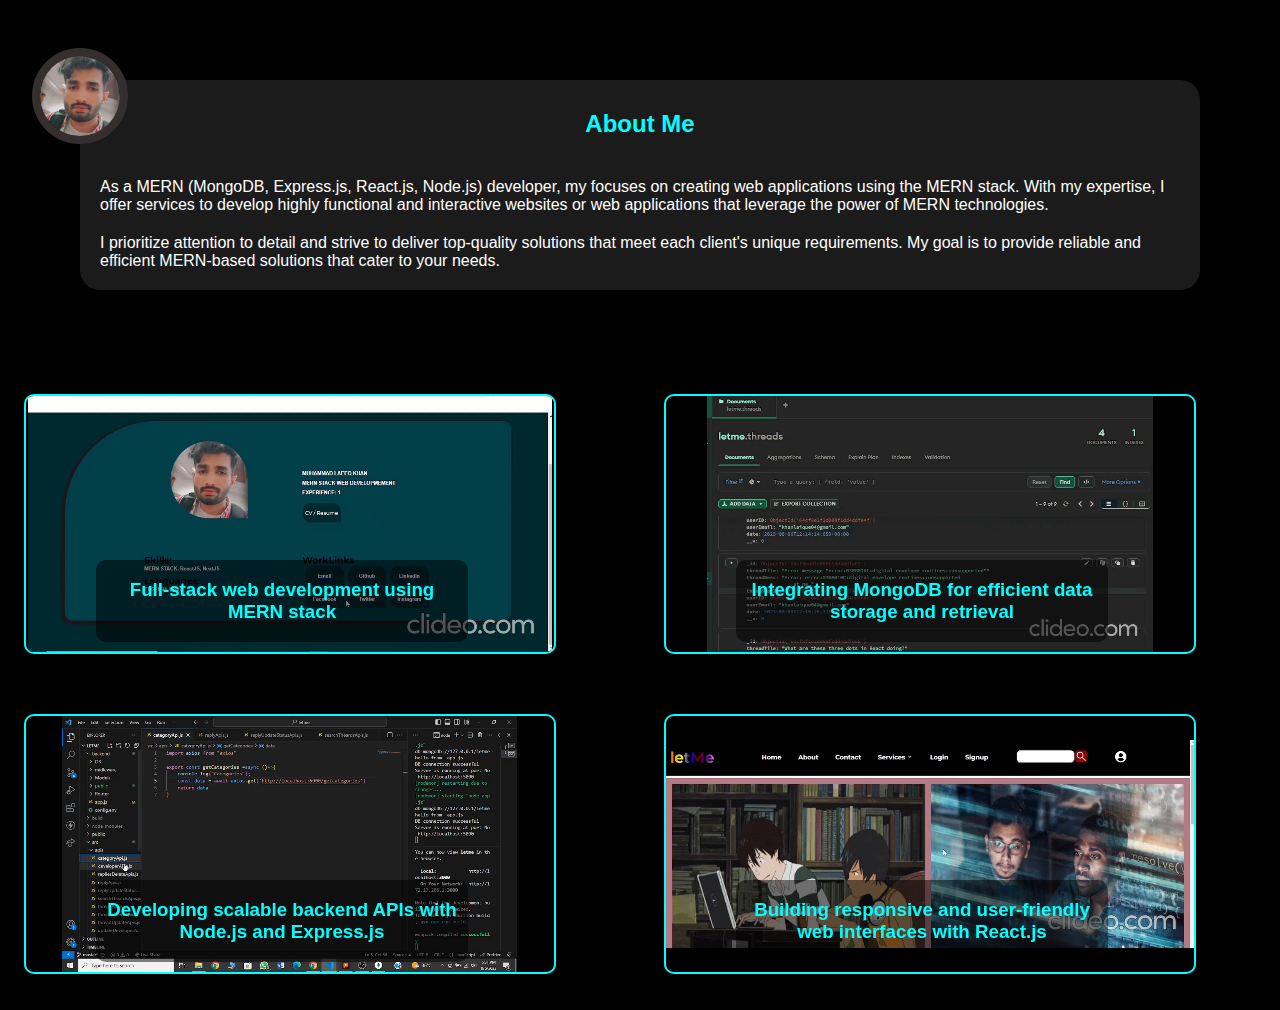
<file: AboutMe.html>
<!-- <!DOCTYPE html>
<html lang="en">
<head>
    <meta charset="UTF-8">
    <meta name="viewport" content="width=device-width, initial-scale=1.0">
    <link rel="stylesheet" href="styles.css">
    <title>About Me</title>
</head>
<body>
    <main class="AboutMe">
        <div class="aboutMeInner">
            <img src="laeeq.jpeg" alt="img not found" />
            <h2>About Me</h2>
        
        <div class="desc">
           <p> As a MERN (MongoDB, Express.js, React.js, Node.js) developer, my gig focuses on creating web applications using the MERN stack. With my expertise, I offer services to develop highly functional and interactive websites or web applications that leverage the power of MERN technologies.</p>

            <ul>
           <li> Full-stack web development using MERN stack</li>
            <li>Building responsive and user-friendly web interfaces with React.js</li>
           <li> Developing scalable backend APIs with Node.js and Express.js</li>
            <li>Integrating MongoDB for efficient data storage and retrieval</li>
            <li>Implementing authentication and user management systems</li>
        </ul>
            
           <p> I prioritize attention to detail and strive to deliver top-quality solutions that meet each client's unique requirements. My goal is to provide reliable and efficient MERN-based solutions that cater to your needs.</p>
        </div>
    </div>
    </main>
</body>
</html> -->

<!DOCTYPE html>
<html>
  <head>
    <link rel="stylesheet" href="styles.css" />
    <title>Video Player</title>
  </head>
  <body class="aboutBody">
    <main class="AboutMe">
      <div class="aboutMeInner">
        <img src="laeeq.jpeg" alt="img not found" />
        <h2 style="color: aqua">About Me</h2>

        <div class="desc">
          <p>
            As a MERN (MongoDB, Express.js, React.js, Node.js) developer, my
            focuses on creating web applications using the MERN stack. With my
            expertise, I offer services to develop highly functional and
            interactive websites or web applications that leverage the power of
            MERN technologies.
          </p>

          <!-- <ul>
       <li> Full-stack web development using MERN stack</li>
        <li>Building responsive and user-friendly web interfaces with React.js</li>
       <li> Developing scalable backend APIs with Node.js and Express.js</li>
        <li>Integrating MongoDB for efficient data storage and retrieval</li>
        <li>Implementing authentication and user management systems</li>
    </ul> -->

          <p>
            I prioritize attention to detail and strive to deliver top-quality
            solutions that meet each client's unique requirements. My goal is to
            provide reliable and efficient MERN-based solutions that cater to
            your needs.
          </p>
        </div>
      </div>
    </main>

    <main class="aboutMain">
      <!-- <h1>AboutMe</h1> -->
      <div class="aboutCard">
        <div class="content-overlay">
          <!-- Your content goes here -->
          <h3>Full-stack web development using MERN stack</h3>
        </div>

        <video class="video" autoplay loop muted width="640" height="360">
          <source src="fullstack.mp4" type="video/mp4" />
          Your browser does not support the video tag.
        </video>
      </div>

      <div class="aboutCard">
        <div class="content-overlay">
          <!-- Your content goes here -->
          <h3>Integrating MongoDB for efficient data storage and retrieval</h3>
        </div>
        <video class="video" autoplay loop muted width="640" height="360">
          <source src="database.mp4" type="video/mp4" />
          Your browser does not support the video tag.
        </video>
        <!-- <p>kkkkkkkkkkkkkkkkk</p> -->
      </div>
      <div class="aboutCard">
        <div class="content-overlay">
          <!-- Your content goes here -->
          <h3>Developing scalable backend APIs with Node.js and Express.js</h3>
        </div>
        <video class="video" autoplay loop muted width="640" height="360">
          <source src="apis .mp4" type="video/mp4" />
          Your browser does not support the video tag.
        </video>
      </div>
      <div class="aboutCard">
        <div class="content-overlay">
          <!-- Your content goes here -->
          <h3>Building responsive and user-friendly web interfaces with React.js</h3>
        </div>
        <video class="video" autoplay loop muted width="640" height="360">
          <source src="responsive.mp4" type="video/mp4" />
          Your browser does not support the video tag.
        </video>
      </div>
    </main>
  </body>
</html>
</file>
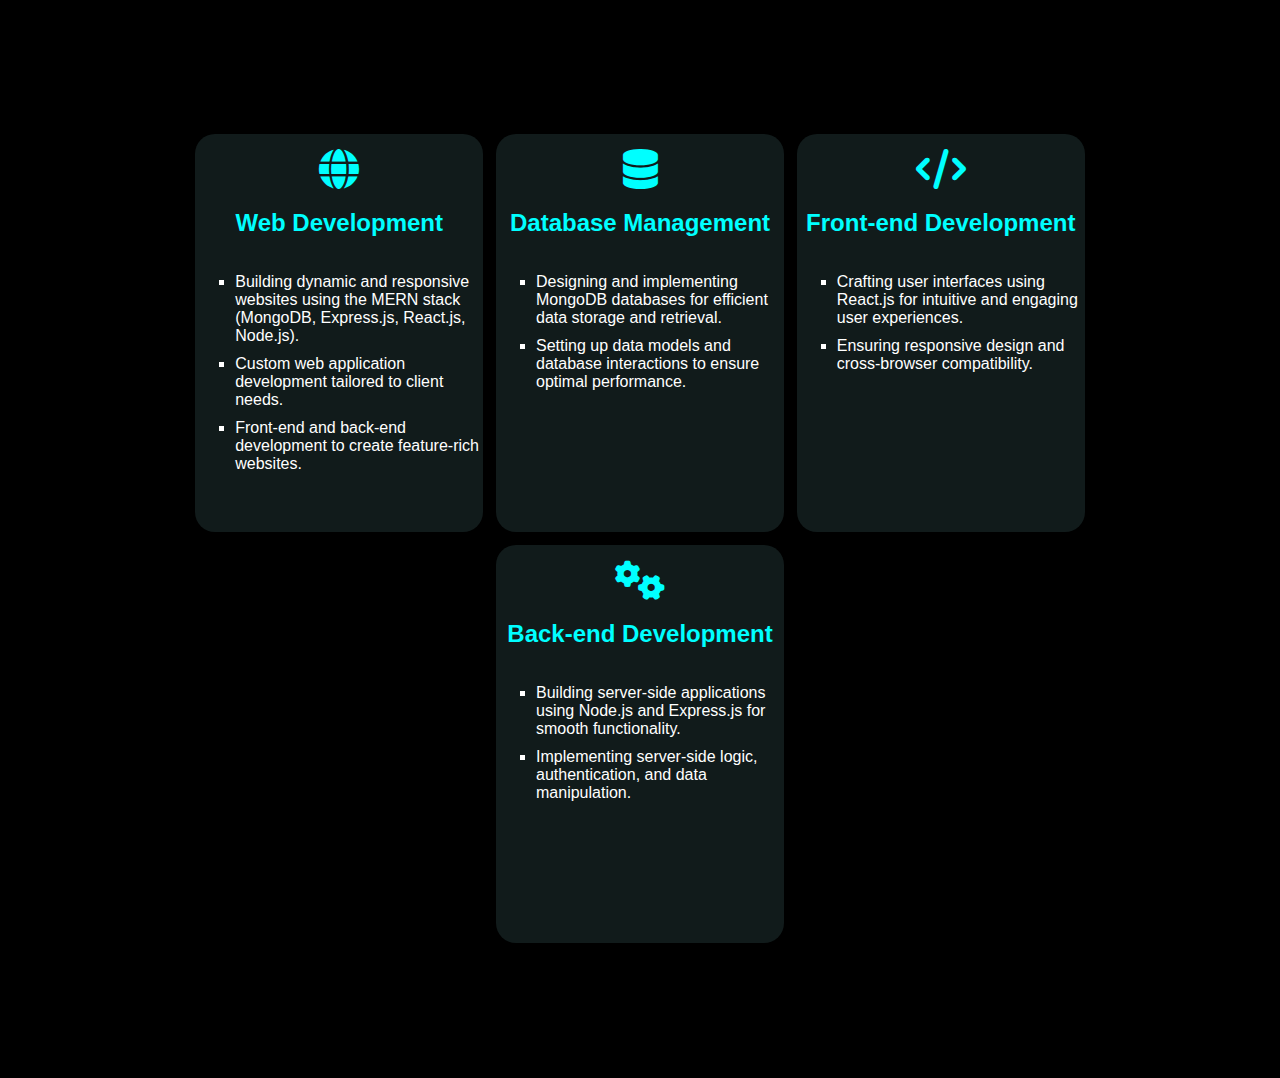
<file: Services.html>
<!DOCTYPE html>
<html lang="en">
<head>
    <meta charset="UTF-8">
    <meta name="viewport" content="width=device-width, initial-scale=1.0">
    <link rel="stylesheet" href="styles.css" />

    <link
      rel="stylesheet"
      href="https://cdnjs.cloudflare.com/ajax/libs/font-awesome/6.0.0-beta3/css/all.min.css"
    />

    <title>Services</title>
</head>
<body>
    <main class="mainServices">
        <div class="servicesInner">
            <div class="card">
                <i class="fas fa-globe" ></i>
                <h2>Web Development</h2>
                <ul>
                    <li>Building dynamic and responsive websites using the MERN stack (MongoDB, Express.js, React.js, Node.js).</li>
                    <li>Custom web application development tailored to client needs.</li>
                    <li>Front-end and back-end development to create feature-rich websites.</li>
                </ul>
                </div>
            <div class="card">
                <i class="fas fa-database"></i>
                <h2>Database Management            </h2>
                <ul>
                    <li>Designing and implementing MongoDB databases for efficient data storage and retrieval.</li>
                    <li>Setting up data models and database interactions to ensure optimal performance.</li>
                </ul></div>
            <div class="card">
                <i class="fas fa-code"></i>
                <h2>Front-end Development</h2>
            <ul>
                <li>Crafting user interfaces using React.js for intuitive and engaging user experiences.</li>
                <li>Ensuring responsive design and cross-browser compatibility.</li>
            </ul>    
            </div>
            <div class="card">
                <i class="fas fa-cogs"></i>
                <h2>Back-end Development</h2>
            <ul>
                <li>Building server-side applications using Node.js and Express.js for smooth functionality.</li>
                <li>Implementing server-side logic, authentication, and data manipulation.</li>
            </ul>   
            
            </div>
        </div>
    </main>
</body>
</html>
</file>
<file: styles.css>
body {
  margin: 0;
  padding: 0;
  background-color: black;
  color: white;
  font-family: "Roboto Condensed", sans-serif;
}
html {
  font-size: 100%;
}
@media (max-width: 320px) {
  html {
    font-size: 45%;
  }
}
@media (max-width: 375px) {
  html {
    font-size: 55%;
  }
}
@media (max-width: 425px) {
  html {
    font-size: 65%;
  }
}
.contactLinks li {
  list-style: none;
  margin: 0px 25px 0px 0px;
  cursor: pointer;
}
.contactLinks li:hover {
  color: rgb(177, 175, 175);
  transform: scale(1.1);
  transition: linear 0.3s;
}
.pages li {
  list-style: none;
  margin: 0px 25px 0px 0px;
  cursor: pointer;
}
.pages li:hover {
  color: rgb(177, 175, 175);
  transform: scale(1.1);
  transition: linear 0.3s;
}
a {
  text-decoration: none;
  color: white;
}
.header {
  display: flex;
}
.firstSection {
  background-image: url("laeeq2.jpg");
  background-size: cover;
  background-position: center;
  width: 80%;
  height: 80vh;
  position: relative;
  display: flex;
  flex-direction: column;
  justify-content: center;
  align-items: center;
  overflow: hidden;
}
.firstSection::before {
  content: "";
  background-color: rgba(0, 0, 0, 0.6);
  width: 100%;
  height: 100%;
  position: absolute;
  top: 0;
  left: 0;
  display: flex;
  flex-direction: column;
  justify-content: center;
  align-items: center;
  color: white;
  font-size: 24px;
  font-weight: bold;
  text-align: center;
  z-index: 1;
}
.typed-text {
  color: white;
  font-size: 24px;
  font-weight: bold;
  z-index: 1;
}
.content {
  font-size: 24px;
  font-weight: bold;
  z-index: 1;
}

.thirdSection {
  position: relative;
  background-color: black;
  width: 300px;
  height: 100%;
  padding: 15px;
}
.outerThirdSection {
  position: fixed;
  height: 80vh;
}
.contactLinks {
  display: flex;
  align-items: flex-start;
  margin: 25px 0px 35px 0px;
}
nav img {
  display: block;
  margin: 0 auto;
  width: 80px;
  height: 80px;
  border: 8px solid rgb(53, 46, 46);
  border-radius: 50px;
}
.name {
  text-align: center;
  padding: 15px;
}
.pages li {
  margin: 20px 0px 20px 0px;
}
.contactLinks li i,
.pages li i {
  font-size: 18px;
  margin-right: 5px;
}
hr {
  background-color: grey;
  width: 60vw;
  height: 5px;
  position: relative;
  right: -9rem;
}
.AboutMe {
  display: flex;
  flex-direction: column;
  justify-content: center;
  align-items: center;
  background-color: black;
}
.aboutMeInner {
  display: flex;
  flex-direction: column;
  align-items: center;
  background-color: rgb(28, 27, 27);
  border-radius: 20px;
  padding-top: 10px;
  margin: 5rem;
}
.desc p {
  margin: 20px;
}
.desc ul li {
  list-style: square;
  color: aqua;
  margin-bottom: 5px;
}
.aboutMeInner img {
  position: absolute;
  top: 3rem;
  left: 2rem;
  width: 80px;
  height: 80px;
  border: 8px solid rgb(53, 46, 46);
  border-radius: 50px;
}
.mainServices {
  display: flex;
  justify-content: center;
  align-items: center;
}
.servicesInner {
  display: flex;
  flex-wrap: wrap;
  justify-content: center;
  align-items: center;
  width: 90vw;
  margin: 8rem 0rem;
}
.card {
  display: flex;
  align-items: center;
  flex-direction: column;
  justify-self: center;
  background-color: rgb(17, 27, 27);
  border-radius: 20px;
  width: 18rem;
  height: 23rem;
  margin: 0.4rem;
  padding: 15px 0px;
}
.card h2 {
  color: aqua;
}
.card ul li {
  list-style: square;
  color: white;
  margin-bottom: 10px;
  cursor: default;
}
.card i {
  font-size: 2.5rem;
  color: aqua;
}
.experience {
  display: flex;
  background-color: aqua;
  width: 18rem;
  height: 2px;
  margin-top: 30px;
  margin-bottom: 100px;
}
.flow {
  background-color: aqua;
  width: 2px;
  height: 60px;
  margin: 0px 45px;
}
.semester {
  position: relative;
  top: -35px;
}
.semesterDesc {
  position: relative;
  top: 40px;
  width: 100px;
  padding-bottom: 50px;
}
.experienceInner {
  display: flex;
  flex-wrap: wrap;
  justify-content: center;
  align-items: center;
  width: 90vw;
  margin: 2rem 0rem;
  position: relative;
  right: -10rem;
  width: 52vw;
}
.experienceCard {
  display: flex;
  align-items: center;
  flex-direction: column;
  justify-self: center;
  border-radius: 20px;
  width: 18rem;
  height: 23rem;
  padding: 15px 0px;
}
.section4 {
  display: flex;
  flex-direction: column;
  justify-content: center;
  align-items: center;
}
.semesterDesc p {
  font-weight: 50px;
  font-size: 10px;
}

.aboutBody {
  background: black;
}
.aboutMain {
  display: flex;
  flex-wrap: wrap;
  justify-content: center;
  align-items: center;
  justify-self: center;
}
.video {
  width: 33rem;
  height: 16rem;
  margin: 1.5rem;
  border: 2px solid aqua;
  border-radius: 10px;
}
.aboutCard {
  position: relative;
  width: 40rem;
  height: 20rem;
  border-color: antiquewhite;
}
.content-overlay {
  position: absolute;
  bottom: 3rem;
  left: 6rem;
  display: flex;
  text-align: center;
  flex-direction: column;
  align-items: center;
  background-color: rgba(0, 0, 0, 0.5);
  color: white;
  padding: 0 10px 0 10px;
  border-radius: 10px;
}
.content-overlay h3 {
  width: 22rem;
  color: aqua;
}
</file>
